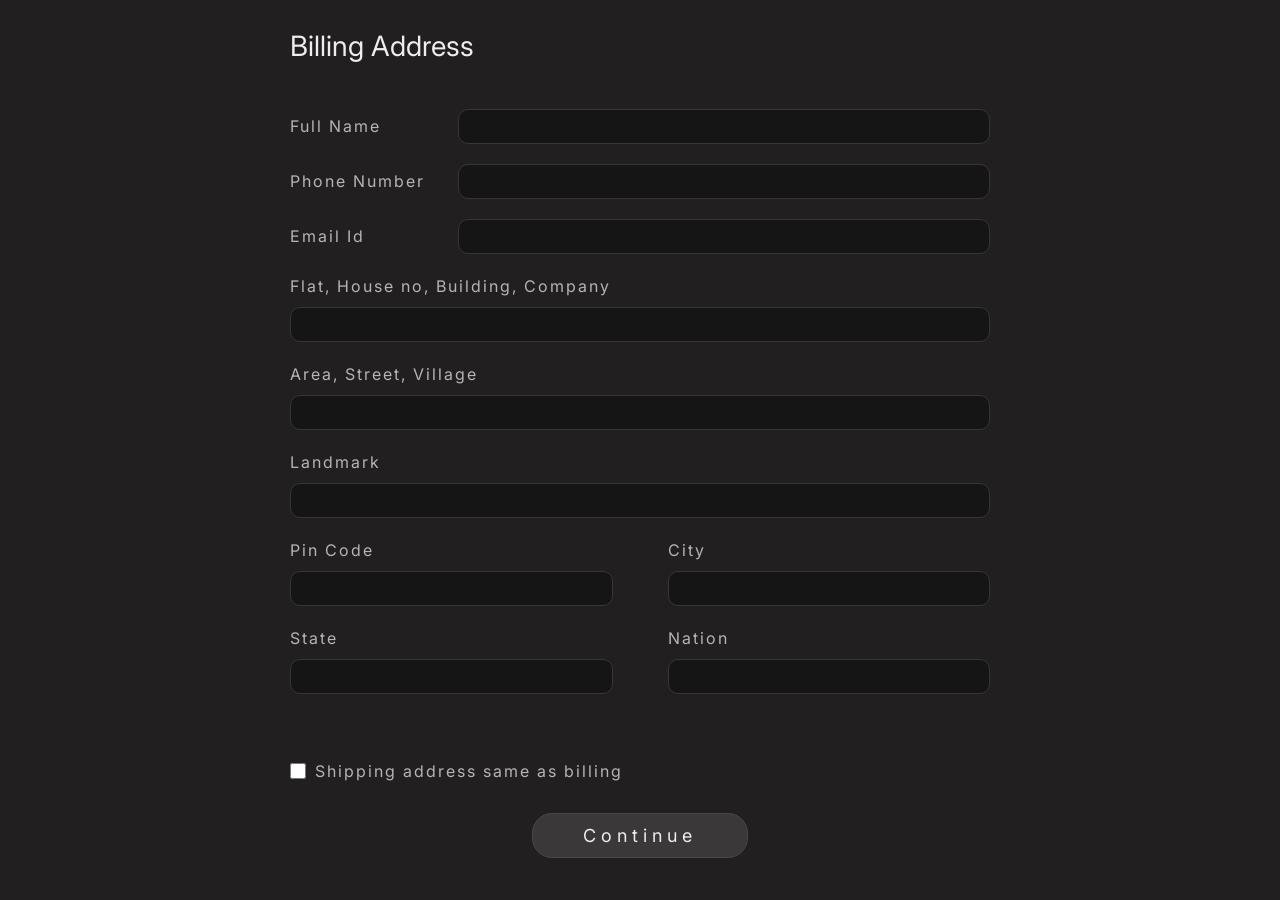
<file: checkOut.html>
<!doctype html>
<html lang="en">
  <head>
    <meta charset="UTF-8" />
    <meta name="viewport" content="width=device-width, initial-scale=1.0" />
    <title>Checkout</title>

    <!-- bootstrap CSS -->
    <link rel="stylesheet" href="bootstrap-5.3.8-dist/css/bootstrap.css" />
    <!-- Font Awesome -->
    <link
      rel="stylesheet"
      href="https://cdnjs.cloudflare.com/ajax/libs/font-awesome/6.5.2/css/all.min.css"
    />
    <!-- style.css -->
    <link href="checkOut.css" rel="stylesheet" />

    <style>
      @import url("https://fonts.googleapis.com/css2?family=Fraunces:ital,opsz,wght@0,9..144,100..900;1,9..144,100..900&family=Inter:ital,opsz,wght@0,14..32,100..900;1,14..32,100..900&family=Jost:ital,wght@0,100..900;1,100..900&family=Open+Sans:ital,wght@0,300..800;1,300..800&family=Poppins:ital,wght@0,100;0,200;0,300;0,400;0,500;0,600;0,700;0,800;0,900;1,100;1,200;1,300;1,400;1,500;1,600;1,700;1,800;1,900&display=swap");
    </style>
  </head>

  <body>
    <form action="checkout.php" method="post" class="checkout-container">
      <h2>Billing Address</h2>

      <div class="form-row">
        <label>Full Name</label>
        <input type="text" name="full_name" value="" />
      </div>

      <div class="form-row">
        <label>Phone Number</label>
        <input type="number" name="phone_number" value="" />
      </div>

      <div class="form-row">
        <label>Email Id</label>
        <input type="email" name="email" value="" />
      </div>

      <div class="form-group">
        <label>Flat, House no, Building, Company</label>
        <input type="text" name="address_line_1" value="" />
      </div>

      <div class="form-group">
        <label>Area, Street, Village</label>
        <input type="text" name="address_line_2" value="" />
      </div>

      <div class="form-group">
        <label>Landmark</label>
        <input type="text" name="landmark" value="" />
      </div>

      <div class="two-columns">
        <div class="form-group">
          <label>Pin Code</label>
          <input type="number" name="pin_code" value="" />
        </div>

        <div class="form-group">
          <label>City</label>
          <input type="text" name="city" value="" />
        </div>
      </div>

      <div class="two-columns">
        <div class="form-group">
          <label>State</label>
          <input type="text" name="state" value="" />
        </div>

        <div class="form-group">
          <label>Nation</label>
          <input type="text" name="nation" value="" />
        </div>
      </div>

      <div class="shipping-check">
        <input type="checkbox" id="shipping" name="shipping_same_as_billing" value="same_as_billing" />

        <label for="shipping"> Shipping address same as billing </label>
      </div>

      <button type="submit">Continue</button>

    </form>
    
  </body>
</html>
</file>
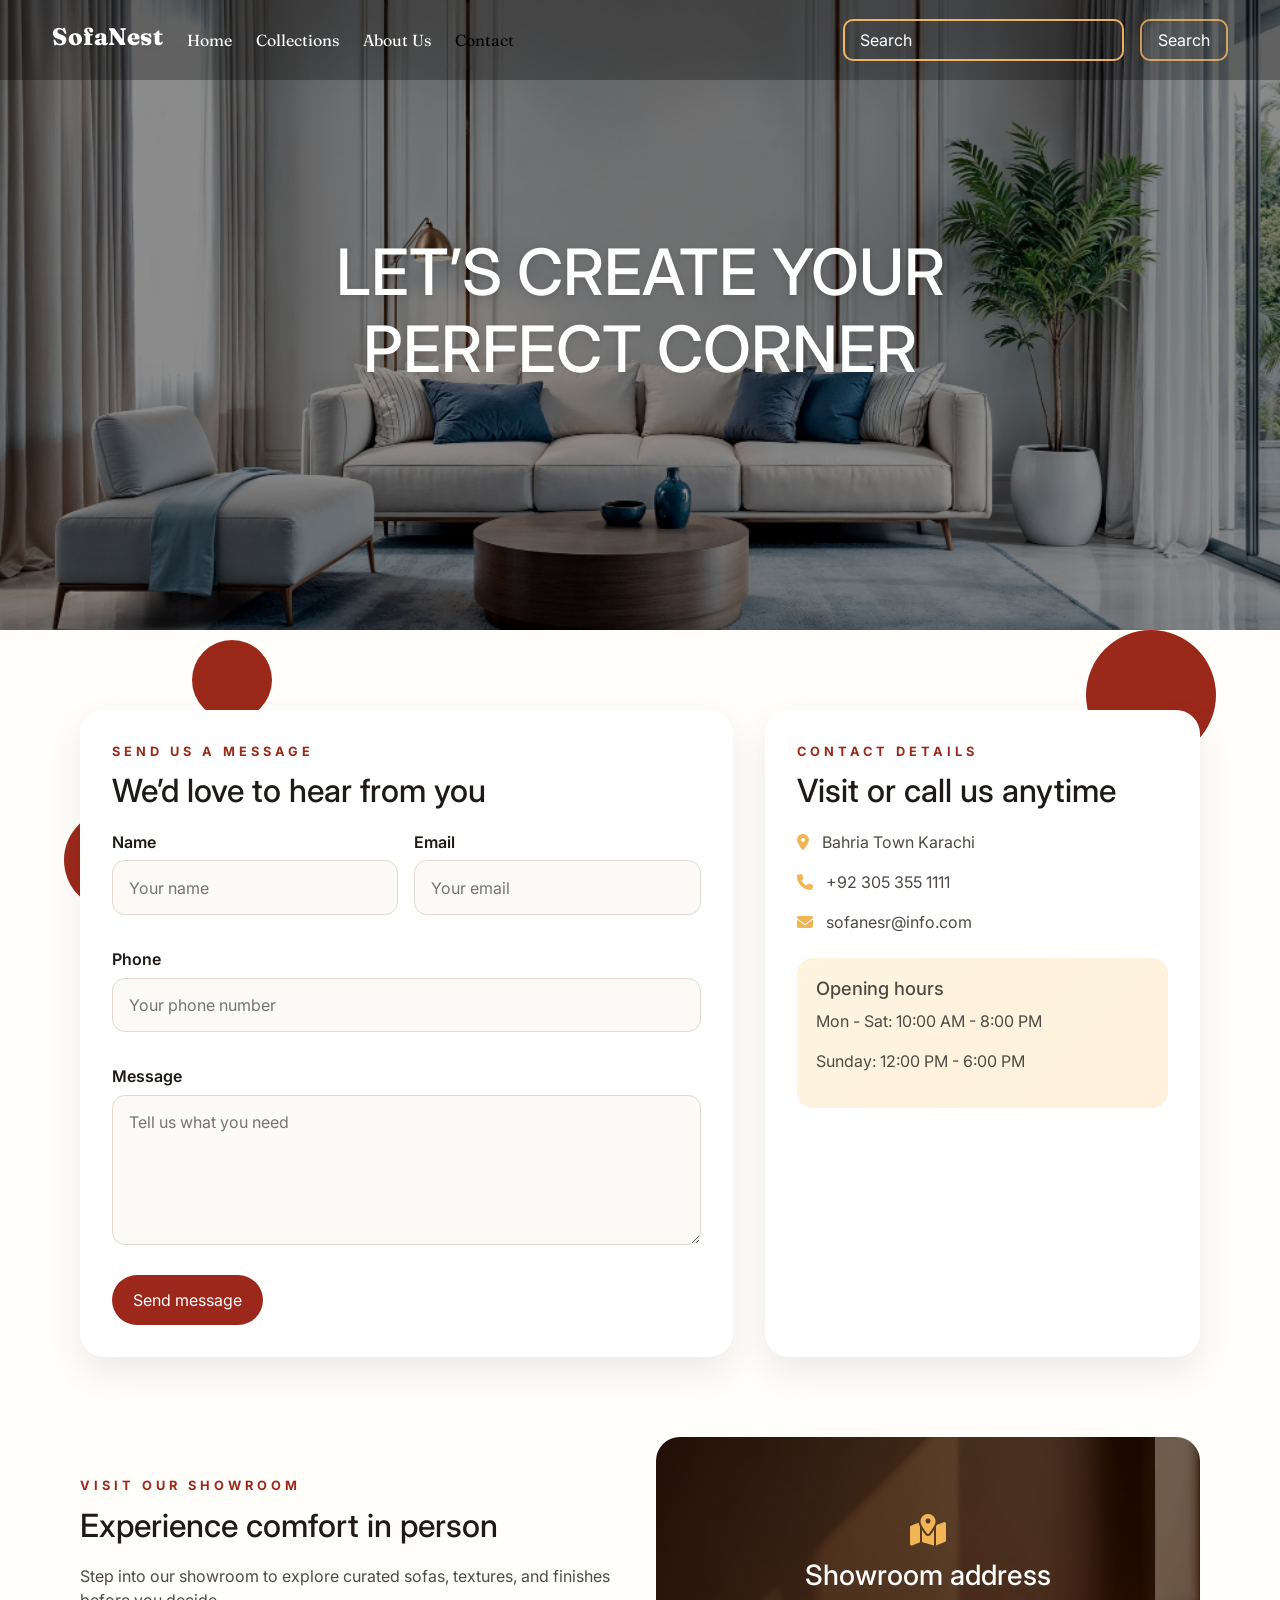
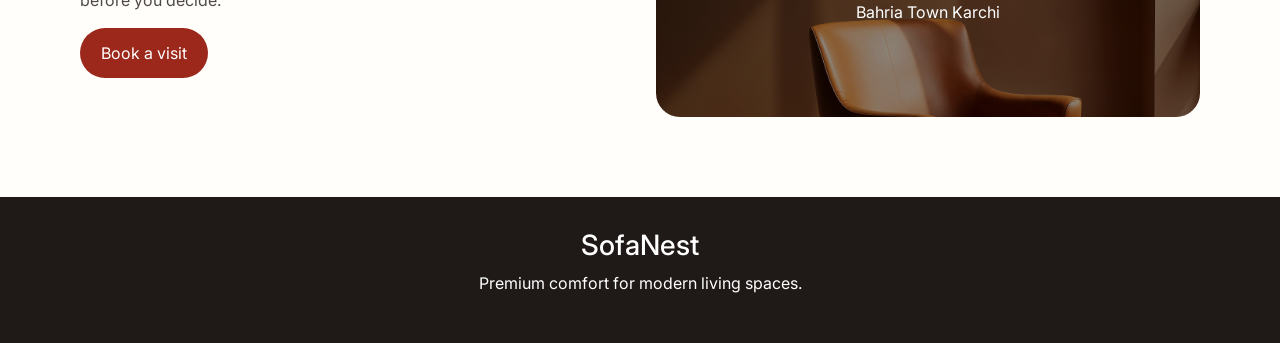
<file: contact.html>
<!DOCTYPE html>
<html lang="en">

<head>
    <meta charset="UTF-8">
    <meta name="viewport" content="width=device-width, initial-scale=1.0">
    <title>Contact - SofaNest</title>

    <link href="bootstrap-5.3.8-dist/css/bootstrap.css" rel="stylesheet">
    <link rel="stylesheet" href="https://cdnjs.cloudflare.com/ajax/libs/font-awesome/6.5.2/css/all.min.css">
    <link href="contact.css" rel="stylesheet">

    <style>
        @import url('https://fonts.googleapis.com/css2?family=Fraunces:ital,opsz,wght@0,9..144,100..900;1,9..144,100..900&family=Open+Sans:ital,wght@0,300..800;1,300..800&display=swap');

        @import url('https://fonts.googleapis.com/css2?family=Fraunces:ital,opsz,wght@0,9..144,100..900;1,9..144,100..900&family=Inter:ital,opsz,wght@0,14..32,100..900;1,14..32,100..900&family=Jost:ital,wght@0,100..900;1,100..900&family=Open+Sans:ital,wght@0,300..800;1,300..800&display=swap');
    </style>
</head>

<body>
    <div class="floating-element"></div>
    <div class="floating-element"></div>
    <div class="floating-element"></div>
    <div class="floating-element"></div>
    <div class="nav-container container-fluid p-0">
        <nav class="navbar navbar-expand-lg">
            <div class="nav-child container-fluid">
                <h3><a class="navbar-brand" href="index.html">SofaNest</a></h3>
                <button class="navbar-toggler" type="button" data-bs-toggle="collapse"
                    data-bs-target="#navbarSupportedContent" aria-controls="navbarSupportedContent"
                    aria-expanded="false" aria-label="Toggle navigation">
                    <span class="navbar-toggler-icon"></span>
                </button>
                <div class="collapse navbar-collapse" id="navbarSupportedContent">
                    <ul class="navbar-nav me-auto mb-2 mb-lg-0">
                        <li class="nav-item">
                            <a class="nav-link" href="index.html">Home</a>
                        </li>
                        <li class="nav-item">
                            <a class="nav-link" href="index.html#collections">Collections</a>
                        </li>
                        <li class="nav-item">
                            <a class="nav-link" href="index.html#about-us">About Us</a>
                        </li>
                        <li class="nav-item">
                            <a class="nav-link active" href="contact.html">Contact</a>
                        </li>
                    </ul>
                    <form class="d-flex" role="search">
                        <input class="form-control me-2" type="search" placeholder="Search" aria-label="Search" />
                        <button class="btn" type="submit">Search</button>
                    </form>
                </div>
            </div>
        </nav>

        <div class="heading-title">
            <h1>Let’s create your perfect corner</h1>
        </div>
    </div>

    <section class="contact-section">
        <div class="wrapper contact-grid">
            <div class="contact-card form-card">
                <p class="section-tag">Send us a message</p>
                <h2>We’d love to hear from you</h2>
                <form>
                    <div class="row g-3">
                        <div class="col-md-6">
                            <label for="name">Name</label>
                            <input type="text" id="name" placeholder="Your name">
                        </div>
                        <div class="col-md-6">
                            <label for="email">Email</label>
                            <input type="email" id="email" placeholder="Your email">
                        </div>
                        <div class="col-12">
                            <label for="phone">Phone</label>
                            <input type="text" id="phone" placeholder="Your phone number">
                        </div>
                        <div class="col-12">
                            <label for="message">Message</label>
                            <textarea id="message" rows="5" placeholder="Tell us what you need"></textarea>
                        </div>
                    </div>
                    <button class="btn contact-btn" type="submit">Send message</button>
                </form>
            </div>

            <div class="contact-card info-card">
                <p class="section-tag">Contact details</p>
                <h2>Visit or call us anytime</h2>
                <ul class="info-list">
                    <li><i class="fa-solid fa-location-dot"></i><span>Bahria Town
                            Karachi</span></li>
                    <li><i class="fa-solid fa-phone"></i><span>+92 305 355 1111</span></li>
                    <li><i class="fa-solid fa-envelope"></i><span>sofanesr@info.com</span></li>
                </ul>

                <div class="hours-card">
                    <h3>Opening hours</h3>
                    <p>Mon - Sat: 10:00 AM - 8:00 PM</p>
                    <p>Sunday: 12:00 PM - 6:00 PM</p>
                </div>
            </div>
        </div>
    </section>

    <section class="visit-section">
        <div class="wrapper visit-grid">
            <div class="visit-content">
                <p class="section-tag">Visit our showroom</p>
                <h2>Experience comfort in person</h2>
                <p>Step into our showroom to explore curated sofas, textures, and finishes before you decide.</p>
                <a href="#" class="btn">Book a visit</a>
            </div>
            <div class="map-card">
                <div class="map-inner">
                    <i class="fa-solid fa-map-location-dot"></i>
                    <h3>Showroom address</h3>
                    <p>Bahria Town Karchi</p>
                </div>
            </div>
        </div>
    </section>

    <footer class="footer-bg">
        <div class="wrapper footer-content">
            <h3>SofaNest</h3>
            <p>Premium comfort for modern living spaces.</p>
        </div>
    </footer>

    <script src="bootstrap-5.3.8-dist/js/bootstrap.bundle.js"></script>
</body>

</html>
</file>
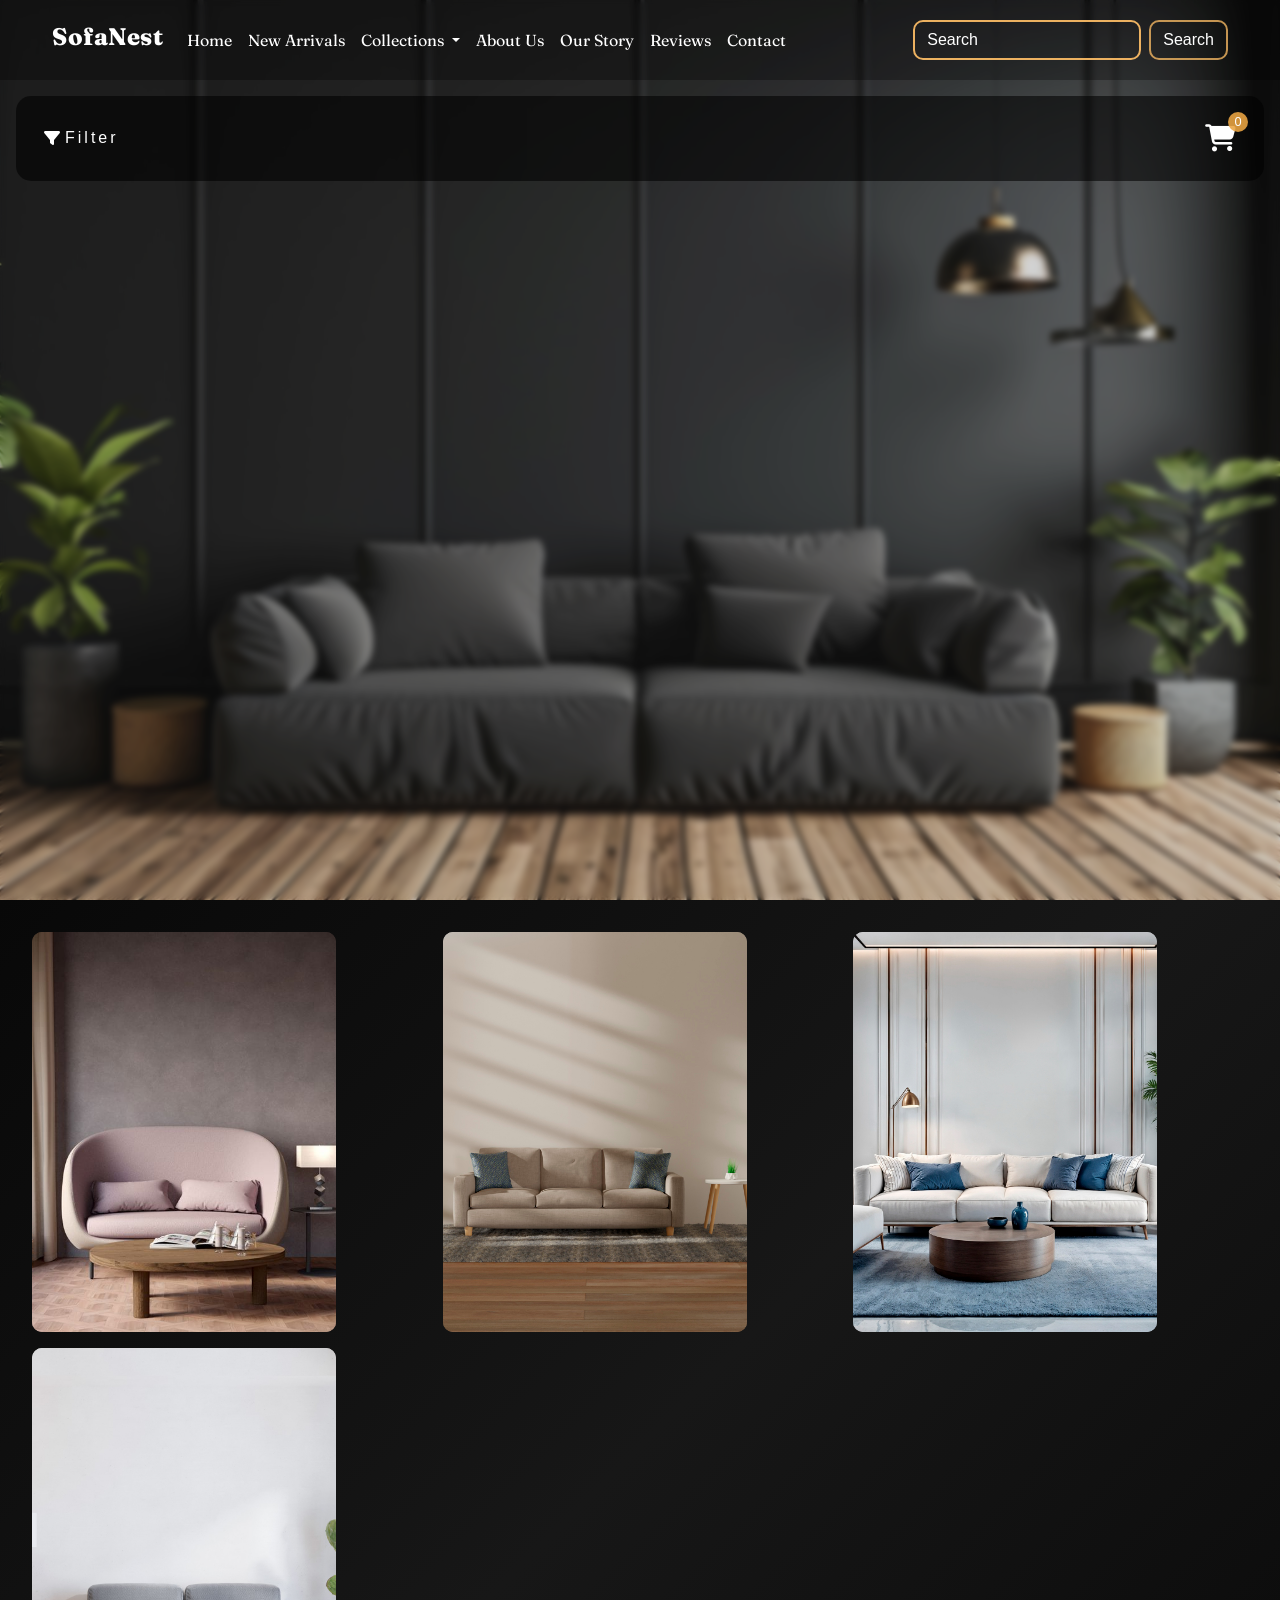
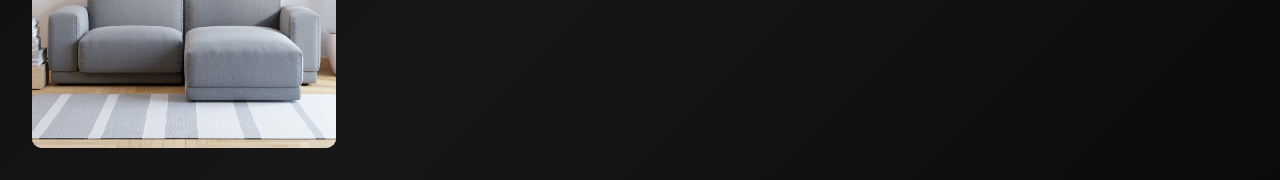
<file: product.html>
<!doctype html>
<html lang="en">
  <head>
    <meta charset="UTF-8" />
    <meta name="viewport" content="width=device-width, initial-scale=1.0" />
    <title>collections</title>
    <!-- bootstrap CSS -->
    <link rel="stylesheet" href="bootstrap-5.3.8-dist/css/bootstrap.css" />
    <!-- Font Awesome -->
    <link
      rel="stylesheet"
      href="https://cdnjs.cloudflare.com/ajax/libs/font-awesome/6.5.2/css/all.min.css"
    />
    <!-- style.css -->
    <link href="product.css" rel="stylesheet" />

    <style>
      @import url("https://fonts.googleapis.com/css2?family=Fraunces:ital,opsz,wght@0,9..144,100..900;1,9..144,100..900&family=Open+Sans:ital,wght@0,300..800;1,300..800&display=swap");
    </style>
  </head>

  <body>
    <div class="nav-container">
      <!-- bootstrap navbar -->
      <nav class="navbar navbar-expand-xl">
        <div class="nav-child container-fluid">
          <h3><a class="navbar-brand" href="#">SofaNest</a></h3>
          <button
            class="navbar-toggler"
            type="button"
            data-bs-toggle="collapse"
            data-bs-target="#navbarSupportedContent"
            aria-controls="navbarSupportedContent"
            aria-expanded="false"
            aria-label="Toggle navigation"
          >
            <span class="navbar-toggler-icon"></span>
          </button>
          <div class="collapse navbar-collapse" id="navbarSupportedContent">
            <ul class="navbar-nav me-auto mb-2 mb-lg-0">
              <li class="nav-item">
                <a
                  class="nav-link active"
                  aria-current="page"
                  href="#"
                  style="
                    font-family: &quot;fraunces&quot;, sans-serif;
                    color: white;
                  "
                  >Home</a
                >
              </li>
              <li class="nav-item">
                <a class="nav-link" href="#arrivals">New Arrivals</a>
              </li>
              <li class="nav-item dropdown">
                <a
                  class="nav-link dropdown-toggle"
                  href="#"
                  role="button"
                  data-bs-toggle="dropdown"
                  aria-expanded="false"
                >
                  Collections
                </a>
                <ul class="dropdown-menu">
                  <li>
                    <a class="dropdown-item" href="#collections">Interwood</a>
                  </li>
                  <li>
                    <a class="dropdown-item" href="#collections">Oxford</a>
                  </li>
                  <li>
                    <a class="dropdown-item" href="#collections">MoltyHome</a>
                  </li>
                  <li>
                    <a class="dropdown-item" href="#collections">Korean</a>
                  </li>
                </ul>
              </li>
              <li class="nav-item">
                <a class="nav-link" href="#about-us">About Us</a>
              </li>
              <li class="nav-item">
                <a class="nav-link" href="#our-story">Our Story</a>
              </li>
              <li class="nav-item">
                <a class="nav-link" href="#reviews">Reviews</a>
              </li>
              <li class="nav-item">
                <a class="nav-link" href="/contact.html">Contact</a>
              </li>
            </ul>
            <form class="d-flex" role="search">
              <input
                class="form-control me-2"
                type="search"
                placeholder="Search"
                aria-label="Search"
                id="nav-search"
              />
              <button class="btn" id="nav-search-btn">Search</button>
            </form>
          </div>
        </div>
      </nav>
      <!-- bootstrap navbar ends  -->
      <div class="cart-filter">
        <!-- bootstrap sidebar -->

        <a
          class="btn btn-primary filter-btn"
          data-bs-toggle="offcanvas"
          href="#offcanvasExample"
          role="button"
          aria-controls="offcanvasExample"
        >
          <i class="fa-solid fa-filter"></i>
          <span class="filter-para">Filter</span>
        </a>

        <div
          class="offcanvas offcanvas-start"
          tabindex="-1"
          id="offcanvasExample"
          aria-labelledby="offcanvasExampleLabel"
        >
          <div class="offcanvas-header">
            <h5 class="offcanvas-title" id="offcanvasExampleLabel">Filter</h5>
            <button
              type="button"
              class="btn-close"
              data-bs-dismiss="offcanvas"
              aria-label="Close"
            ></button>
          </div>
          <div class="offcanvas-body">
            <div class="dropdown mt-3">
              <button
                class="btn btn-secondary dropdown-toggle dropdown-btn"
                type="button"
                data-bs-toggle="dropdown"
              >
                Category
              </button>
              <ul class="dropdown-menu dropdown-menu2">
                <li><a class="dropdown-item" href="#">Interwood</a></li>
                <li><a class="dropdown-item" href="#">Oxford</a></li>
                <li><a class="dropdown-item" href="#">MoltyHome</a></li>
                <li><a class="dropdown-item" href="#">Korean</a></li>
              </ul>
            </div>
            <div class="dropdown mt-3">
              <button
                class="btn btn-secondary dropdown-toggle dropdown-btn"
                type="button"
                data-bs-toggle="dropdown"
              >
                Availability
              </button>
              <ul class="dropdown-menu dropdown-menu2">
                <li><a class="dropdown-item" href="#">In stock</a></li>
                <li><a class="dropdown-item" href="#">Out of stock</a></li>
              </ul>
            </div>
            <div class="dropdown mt-3 price-dropdown">
              <button
                class="btn btn-secondary dropdown-toggle dropdown-btn"
                type="button"
                data-bs-toggle="dropdown"
              >
                Price
              </button>
              <ul class="dropdown-menu dropdown-menu2">
                <li>
                  <div class="price-range">
                    <input
                      type="range"
                      class="form-range price-range-input price-range-min"
                      min="0"
                      max="100000"
                      step="10"
                      value="0"
                      aria-label="Minimum price"
                      id="form-range"
                    />
                    <input
                      type="range"
                      class="form-range price-range-input price-range-max"
                      min="0"
                      max="1000000"
                      step="10"
                      value="1000000"
                      aria-label="Maximum price"
                      id="form-range2"
                    />
                    <div class="price-range-values">
                      <div class="range1">
                        <span>Rs</span>
                        <span class="price-min" id="price-min">0</span>
                      </div>

                      <span class="to">to</span>
                      <div class="range2">
                        <span>Rs</span>
                        <span class="price-max" id="price-max">1000000</span>
                      </div>
                    </div>
                  </div>
                </li>
                <li class="price-apply-item">
                  <button type="button" class="price-apply-btn">Apply</button>
                </li>
              </ul>
            </div>
          </div>
        </div>

        <!-- bootstrap sidebar -->

        <!-- <div class="cart">
          <i class="fa-solid fa-cart-shopping"></i
          ><span class="cart-count">0</span>
        </div> -->

        <button
          class="btn cart"
          type="button"
          data-bs-toggle="offcanvas"
          data-bs-target="#offcanvasRight"
          aria-controls="offcanvasRight"
        >
          <i class="fa-solid fa-cart-shopping"></i
          ><span class="cart-count">0</span>
        </button>

        <div
          class="offcanvas offcanvas-end cart-offcanvas"
          tabindex="-1"
          id="offcanvasRight"
          aria-labelledby="offcanvasRightLabel"
        >
          <div class="offcanvas-header">
            <h5 class="offcanvas-title" id="offcanvasRightLabel">
              Cart <i class="fa-solid fa-cart-shopping" aria-hidden="true"></i>
            </h5>
            <button
              type="button"
              class="btn-close"
              data-bs-dismiss="offcanvas"
              aria-label="Close"
            ></button>
          </div>
          <div class="offcanvas-body offcanvas-body2">
            <!-- <div class="cart-content">
              <img
                class="cart-item-image"
                src="assets/best-image1.jpg"
                alt="Sofa chair"
              />
              <div class="cart-item-details">
                <h4>Interwood</h4>
                <div class="cart-price-sec">Rs<span class="sofa-cart-price">450000</span></div>
                <div class="cart-quantity-controls">
                  <button type="button" aria-label="Decrease quantity" class="subtract-btn">-</button>
                  <span class="cart-quantity-controls-value">0</span>
                  <button type="button" aria-label="Increase quantity" class="plus-btn">+</button>
                </div>
              </div>
              <button
                class="cart-delete-button"
                type="button"
                aria-label="Remove Interwood from cart"
                title="Remove from cart"
              >
                <i class="fa-solid fa-trash" aria-hidden="true"></i>
              </button>
            </div> -->
            <div class="checkout-container">
              <button class="btn checkout-btn">Check Out</button>
            </div>
          </div>
        </div>
      </div>
    </div>
    <section class="container-fluid card-container"></section>

    <script src="bootstrap-5.3.8-dist/js/bootstrap.bundle.js"></script>
    <script src="product.js"></script>
  </body>
</html>
</file>
<file: checkOut.css>
* {
  box-sizing: border-box;
  margin: 0;
  padding: 0;
  font-family: "Inter", sans-serif;
}

body {
  font-family: Arial, sans-serif;
  background-color: #211f1f;
  color: #d6d1d1;
  padding: 30px;
}

/* Main checkout */

.checkout-container {
  width: 100%;
  max-width: 700px;
  margin: auto;
}

/* Heading */

h2 {
  color: #eeeeee;
  font-size: 28px;
  font-weight: 400;
  margin-bottom: 45px;
}

/* First three inputs */

.form-row {
  display: flex;
  align-items: center;
  margin-bottom: 20px;
}

.form-row label {
  width: 168px;
  color: #b9b4b4;
  font-size: 16px;
  letter-spacing: 2px;
}

.form-row input {
  flex: 1;
  height: 35px;
  background-color: #151515;
  border: 1px solid #393535;
  border-radius: 10px;
  outline: none;
  color: #eeeeee;
  padding: 0 12px;
  font-size: 14px;
}

.form-row input:focus {
  border-color: #555050;
}

/* Full-width inputs */

.form-group {
  margin-bottom: 20px;
}

.form-group label {
  display: block;
  color: #b9b4b4;
  font-size: 16px;
  letter-spacing: 2px;
  margin-bottom: 9px;
}

.form-group input {
  width: 100%;
  height: 35px;
  background-color: #151515;
  border: 1px solid #393535;
  border-radius: 10px;
  outline: none;
  color: #eeeeee;
  padding: 0 12px;
  font-size: 14px;
}

.form-group input:focus {
  border-color: #555050;
}

/* Pin Code + City
   State + Nation */

.two-columns {
  display: grid;
  grid-template-columns: 1fr 1fr;
  gap: 55px;
}

/* Checkbox */

.shipping-check {
  display: flex;
  align-items: center;
  gap: 9px;
  margin-top: 45px;
}

.shipping-check input {
  width: 16px;
  height: 16px;
  accent-color: #555555;
}

.shipping-check label {
  color: #b9b4b4;
  font-size: 16px;
  letter-spacing: 2px;
}

/* Continue button */

button {
  display: block;
  margin: 30px auto 0;
  background-color: #3a3838;
  color: #eeeeee;
  border: 1px solid #4a4747;
  border-radius: 20px;
  padding: 8px 50px;
  font-size: 18px;
  letter-spacing: 5px;
  cursor: pointer;
}

button:hover {
  background-color: #484545;
  transition: all 0.3s;
}
</file>
<file: contact.css>
:root {
    --brown: #9b281a;
    --gold: #f1b555;
    --dark: #1f1a17;
    --text: #4f4a45;
}

* {
    margin: 0;
    padding: 0;
    box-sizing: border-box;
    font-family: "Inter", sans-serif;
}

body {
    font-family: "Open Sans", sans-serif;
    color: var(--text);
    background: #fffefb;
}

.wrapper {
    width: min(1120px, calc(100% - 2rem));
    margin: 0 auto;
}

.nav-container {
    background-image: url(contact-bg.jpg);
    height: 70vh;
    width: 100%;
    background-size: cover;
    background-position: center;
    position: relative;
}

.nav-container::before {
    content: '';
    position: absolute;
    inset: 0;
    background: rgba(0, 0, 0, 0.45);
}

.navbar {
    background-color: rgba(0, 0, 0, 0.3);
    height: 80px;
    width: 100%;
    padding: 0 40px;
    position: sticky;
    z-index: 2;
    top: 0;
    font-family: "fraunces", sans-serif;
}

.navbar:hover {
    background-color: rgba(0, 0, 0, 0.5);
    transition: background-color 0.3s ease-in-out;
}

.navbar-collapse.show,
.navbar-collapse.collapsing {
    backdrop-filter: blur(5px);
    background-color: rgba(90, 90, 90, 0.695);
    border-radius: 12px;
    padding: 1rem;
    margin-top: 0.5rem;
    z-index: 2;
}

.nav-child h3 a {
    font-family: "Fraunces", sans-serif;
    font-size: 1.5rem;
    font-weight: 800;
    text-shadow: 0 2px 6px rgba(0, 0, 0, 0.1);
    color: white;
    letter-spacing: 0.5px;
}

.nav-child a:hover {
    color: #f8f9fa;
    text-decoration: none;
}

.nav-container a {
    color: white;
    font-family: "Fraunces", sans-serif;
}

.navbar-toggler {
    border-color: rgba(255, 255, 255, 0.6);
}

.navbar-toggler-icon {
    filter: invert(1);
}

.nav-child {
    display: flex;
    align-items: center;
    justify-content: space-between;
}

.navbar-collapse {
    align-items: center;
}

.navbar-nav {
    align-items: center;
}

.nav-link {
    color: white;
    font-family: "Fraunces", sans-serif;
    margin-right: 0.5rem;
}

.nav-link:hover,
.nav-link.active {
    color: white;
}

.form-control {
    border-radius: 10px;
    background-color: transparent;
    border: 2px solid #ffbf67ea;
    font-size: 1rem;
    min-width: 220px;
    height: 42px;
    padding: 0.5rem 0.9rem;
    margin: 0;
    display: block;
}

.form-control:focus {
    outline: none;
    background: linear-gradient(to right, #ffc067c0, #d09138b7);
    box-shadow: 0 0 10px #eaa442e3;
    color: white;
    font-weight: 500;
}

.form-control::placeholder {
    color: white;
}

.navbar .btn {
    background-color: transparent;
    border: 2px solid #ffc067c0;
    color: white;
    border-radius: 10px;
    padding: 0.5rem 1rem;
    height: 42px;
    margin: 0;
    display: inline-flex;
    align-items: center;
    justify-content: center;
}

.navbar .btn:hover {
    background-color: #eaa442e3;
    box-shadow: 0 0 10px #eaa442e3;
    color: white;
}

.d-flex[role="search"] {
    align-items: center;
    gap: 0.5rem;
    margin-left: auto;
    display: flex;
    flex-wrap: nowrap;
    height: 42px;
}

/* .heading-title {
    position: absolute;
    inset: 0;
    display: grid;
    place-items: center;
    text-align: center;
    color: white;
    padding: 1rem;
    z-index: 1;
} */

/* .heading-title h1 {
    font-size: clamp(2rem, 4vw, 3rem);
    margin-bottom: 0.8rem;
}

.heading-title p {
    font-size: 1.05rem;
    max-width: 600px;
} */

.heading-title {
    position: absolute;
    top: 50%;
    left: 50%;
    transform: translate(-50%, -50%);
    color: white;
    text-align: center;
    text-shadow: 0 2px 6px rgba(0, 0, 0, 0.1);
    font-family: "Inter", sans-serif;
}

.heading-title h1 {
    font-size: 4rem;
    line-height: 1.2;
    font-family: "Inter", sans-serif;
    text-transform: uppercase;

}

.contact-section {
    padding: 5rem 0;
}

.contact-grid {
    display: grid;
    grid-template-columns: 1.2fr 0.8fr;
    gap: 2rem;
}

.contact-card {
    background: white;
    border-radius: 1.5rem;
    padding: 2rem;
    box-shadow: 0 15px 35px rgba(0, 0, 0, 0.08);
}

.section-tag {
    color: var(--brown);
    text-transform: uppercase;
    letter-spacing: 0.25rem;
    font-weight: 700;
    font-size: 0.8rem;
    margin-bottom: 0.7rem;
}

.contact-card h2,
.visit-content h2 {
    color: var(--dark);
    margin-bottom: 1.2rem;
}

form label {
    display: block;
    margin-bottom: 0.4rem;
    font-weight: 600;
    color: var(--dark);
}

form input,
form textarea {
    width: 100%;
    padding: 0.9rem 1rem;
    border: 1px solid #e4d9cf;
    border-radius: 0.8rem;
    margin-bottom: 1rem;
    background: #fcfaf7;
}

form input:focus,
form textarea:focus {
    outline: none;
    border-color: var(--gold);
    box-shadow: 0 0 0 3px rgba(241, 181, 85, 0.2);
}

.btn {
    background-color: var(--brown);
    color: white;
    border: none;
    border-radius: 999px;
    padding: 0.8rem 1.3rem;
    transition: 0.3s ease;
}

.btn:hover {
    background-color: var(--dark);
    color: white;
}

.contact-btn {
    margin-top: 0.5rem;
}

.info-list {
    list-style: none;
    padding: 0;
    margin: 1.2rem 0 1.5rem;
}

.info-list li {
    display: flex;
    align-items: center;
    gap: 0.8rem;
    margin-bottom: 1rem;
    color: var(--text);
}

.info-list i {
    color: var(--gold);
    font-size: 1rem;
}

.hours-card {
    background: linear-gradient(135deg, #fff4e0, #fdf1db);
    border-radius: 1rem;
    padding: 1.2rem;
}

.hours-card h3 {
    font-size: 1.15rem;
    margin-bottom: 0.6rem;
}

.visit-section {
    padding: 0 0 5rem;
}

.visit-grid {
    display: grid;
    grid-template-columns: 1fr 1fr;
    gap: 2rem;
    align-items: center;
}

.map-card {
    background-image: linear-gradient(rgba(0, 0, 0, 0.45), rgba(0, 0, 0, 0.45)), url(living-room.jpg);
    background-size: cover;
    background-position: center;
    border-radius: 1.5rem;
    min-height: 280px;
    display: grid;
    place-items: center;
    color: white;
    text-align: center;
    padding: 2rem;
}

.map-inner i {
    font-size: 2rem;
    color: var(--gold);
    margin-bottom: 0.8rem;
}

.footer-bg {
    background: var(--dark);
    color: white;
    padding: 2rem 0;
}

.footer-content {
    text-align: center;
}

.footer-content h3 {
    margin-bottom: 0.5rem;
}

@media (max-width: 900px) {

    .contact-grid,
    .visit-grid {
        grid-template-columns: 1fr;
    }
}

@media (max-width: 576px) {
    .navbar {
        padding: 0 1rem;
    }

    .contact-card {
        padding: 1.3rem;
    }
}

/* additional changes */
section {
    font-family: "Inter", sans-serif;
}








/* Animated background elements */
body::before {
    content: "";
    position: absolute;
    top: 0;
    left: 0;
    right: 0;
    height: 100%;
    background:
        radial-gradient(circle at 10% 20%, rgba(255, 255, 255, 0.1) 0%, transparent 20%),
        radial-gradient(circle at 90% 70%, rgba(255, 255, 255, 0.1) 0%, transparent 20%),
        radial-gradient(circle at 50% 30%, rgba(255, 255, 255, 0.05) 0%, transparent 20%);
    z-index: -1;
}

.floating-element {
    position: absolute;
    border-radius: 50%;
    background-color: #9b291a;
    z-index: -1;
    animation: float 15s infinite ease-in-out;
}



@keyframes float {

    0%,
    100% {
        transform: translateY(0) rotate(0deg);
    }

    50% {
        transform: translateY(-30px) rotate(20deg);
    }
}

.floating-element:nth-child(1) {
    width: 100px;
    height: 100px;
    top: 90%;
    left: 5%;
    animation-duration: 20s;
}

.floating-element:nth-child(2) {
    width: 130px;
    height: 130px;
    top: 70%;
    right: 5%;
    animation-duration: 25s;
    animation-delay: 2s;
}

.floating-element:nth-child(3) {
    width: 80px;
    height: 80px;
    bottom: 20%;
    left: 15%;
    animation-duration: 18s;
    animation-delay: 1s;
}

.floating-element:nth-child(4) {
    width: 100px;
    height: 100px;
    top: 130%;
    right: 10%;
    animation-duration: 22s;
    animation-delay: 3s;
}
</file>
<file: product.css>
* {
  margin: 0;
  padding: 0;
  box-sizing: border-box;
}

body {
  font-family: "Inter", sans-serif;
  min-height: 100vh;
}

.black {
  background: #171512;
}
.display-none {
  display: none;
}

.nav-container {
  max-width: 100%;
  height: 100vh;
  background-image: url(assets/product\ background.jpg);
  background-position: center;
  background-size: cover;
  background-repeat: no-repeat;
  position: relative;
}

.nav-container::before {
  content: "";
  position: absolute;
  inset: 0;
  background-color: rgba(56, 56, 56, 0.221);
  backdrop-filter: blur(3px);
  z-index: 1;
}

/* NAV START */
.navbar .nav-link,
.navbar .navbar-brand {
  color: white;
}

.navbar-toggler {
  border-color: rgba(255, 255, 255, 0.7);
}

.navbar-toggler-icon {
  filter: invert(1);
}

.navbar {
  background-color: rgba(0, 0, 0, 0.3);
  height: 80px;
  width: 100%;
  padding: 0 40px;
  position: relative;
  z-index: 2;
}

/* ===== CHANGE START (fix: navbar-collapse getting overlaid by .cart-filter) =====
   When the collapse menu is open, lift the WHOLE navbar's stacking
   context above .cart-filter (z-index: 2) so the open menu isn't
   painted over. When closed, .navbar stays at z-index 2 and
   .cart-filter wins as before, since it comes later in the DOM. */
.navbar:has(.navbar-collapse.show),
.navbar:has(.navbar-collapse.collapsing) {
  z-index: 3;
}

/* ===== CHANGE END ===== */

.navbar-collapse.show,
.navbar-collapse.collapsing {
  background-color: rgba(70, 69, 69, 0.78);
  backdrop-filter: blur(2px);
  border-radius: 12px;
  padding: 1rem;
  margin-top: 0.5rem;
}

.navbar:hover {
  background-color: rgba(0, 0, 0, 0.5);
  transition: background-color 0.3s ease-in-out;
}

.nav-child h3 a {
  font-family: "fraunces", sans-serif;
  font-size: 1.5rem;
  font-weight: 800;
  text-shadow: 0 2px 6px rgba(0, 0, 0, 0.1);
  color: white;
  letter-spacing: 0.5px;
}

.nav-child a:hover {
  color: #f8f9fa;
  text-decoration: none;
}

.nav-container a {
  color: white;
  font-family: "fraunces", sans-serif;
}

.dropdown-menu {
  background-color: rgba(0, 0, 0, 0.8);
  border: none;
  border-radius: 10px;
}

.dropdown-menu a {
  color: white;
  font-family: "fraunces", sans-serif;
}

.dropdown-menu a:hover {
  background-color: rgba(255, 191, 103, 0.8);
  color: white;
}

.form-control {
  border-radius: 10px;
  /* background: linear-gradient(to right, #ffbf67ea, #d09138); */
  background-color: transparent;
  border: 2px solid #ffbf67ea;
  font-size: 1rem;
}

.form-control::placeholder {
  color: white;
  font-weight: 500;
}

.form-control:focus {
  outline: none;
  background: linear-gradient(to right, #ffc067c0, #d09138b7);
  box-shadow: 0 0 10px #eaa442e3;
  color: white;
  font-weight: 500;
}

.btn {
  background-color: transparent;
  border: 2px solid #ffc067c0;
  color: white;
  border-radius: 10px;
}

.btn:focus {
  outline: none;
  background-color: #eaa442e3;
  box-shadow: 0 0 10px #eaa442e3;
  color: white;
}

.btn:hover {
  transition: all 0.3s ease-in-out;
  background-color: #eaa442e3;
  box-shadow: 0 0 10px #eaa442e3;
  color: white;
}

.cart:hover {
  transition: none;
  background-color: transparent;
  box-shadow: none;
  color: white;
}

.cart:focus,
.cart:active {
  outline: none;
  background-color: transparent;
  box-shadow: none;
  color: white;
}

/* NAV ENDS  */

/* Chart Mode */
.cart-filter {
  max-width: 98%;
  background-color: #00000092;
  border-radius: 15px;
  padding: 1rem;
  margin-top: 1rem;
  color: white;
  font-family: "fraunces", sans-serif;
  display: flex;
  justify-content: space-between;
  align-items: center;
  margin-left: 1rem;
  margin-right: 1rem;
  position: sticky;
  top: 1rem;
  z-index: 2;
}

.cart {
  border: none;
  background: transparent;
  color: white;
  font-size: 1.7rem;
  position: relative;
}
.cart-content {
  border: 1px solid white;
  border-radius: 10px;
  padding: 20px;
  height: 150px;
  display: flex;
  align-items: center;
  gap: 20px;
}

.cart-item-image {
  width: 100px;
  height: 100px;
  object-fit: cover;
  border-radius: 8px;
}
.cart-price-sec {
  display: flex;
  gap: 5px;
  margin-top: 10px;
  font-size: 0.9rem;
}

.cart-item-details {
  font-family: "Inter", sans-serif;
}

.cart-item-details h4 {
  margin: 0;
  font-size: 0.9rem;
  text-transform: uppercase;
  letter-spacing: 3px;
}

.cart-item-details span {
  display: block;
}

.cart-quantity-controls {
  display: flex;
  gap: 8px;
  margin-top: 10px;
}

.cart-quantity-controls button {
  width: 24px;
  height: 24px;
  padding: 0;
  border: 2px solid white;
  border-radius: 50%;
  background: transparent;
  color: white;
  line-height: 1;
  cursor: pointer;
}

.cart-delete-button {
  margin-left: auto;
  border: none;
  background: transparent;
  color: white;
  font-size: 1rem;
  cursor: pointer;
}

.cart-count {
  background-color: #eaa442e3;
  border-radius: 50%;
  width: 20px;
  height: 20px;
  display: inline-flex;
  align-items: center;
  justify-content: center;
  font-size: 0.8rem;
  position: absolute;
  top: -0px;
  right: -0px;
  font-family: "Inter", sans-serif;
  
}

.offcanvas {
  background-color: rgba(13, 13, 13, 0.8);
  backdrop-filter: blur(4px);
  border-radius: 12px;
  border: 1px solid #585858be;
  padding: 1rem;
  margin-top: 0.5rem;
  color: white;
  font-family: "Inter", sans-serif;
}

.offcanvas .btn-close {
  filter: invert(1);
  opacity: 1;
}

.offcanvas-title {
  font-family: "inter", sans-serif;
  font-size: 1.5rem;
  text-shadow: 0 2px 6px rgba(0, 0, 0, 0.1);
  color: white;
  letter-spacing: 5px;
}

.cart-offcanvas .offcanvas-title {
  font-family: "Inter", sans-serif;
  letter-spacing: 5px;
}

.checkout-container {
  display: flex;
  justify-content: center;
}

.checkout-btn {
  background-color: #eaa442e3;
  font-size: 1.2rem;
  border-radius: 20px;
}

.checkout-btn:hover {
  background-color: black;
  color: white;
}

.filter-btn {
  border: none;
  display: inline-flex;
  align-items: center;
  gap: 5px;
}

.filter-btn:hover {
  border: none;
  background-color: transparent;
  box-shadow: none;
}

.filter-btn:focus {
  border: none;
  background-color: transparent;
  box-shadow: none;
}

.filter-btn:active,
.filter-btn:focus-visible,
.filter-btn.show {
  color: white !important;
  background-color: transparent !important;
  border-color: transparent !important;
  box-shadow: none !important;
}

.filter-para {
  letter-spacing: 3px;
  font-family: "Inter", sans-serif;
}

.dropdown-btn {
  background-color: transparent;
  border: none;
  color: white;
  border-radius: 10px;
  padding: 0.5rem 5rem 0.5rem 1rem;
  height: 42px;
  margin-top: 0;
  display: inline-flex;
  align-items: center;
  justify-content: center;
  letter-spacing: 5px;
}

.dropdown-btn:focus {
  background-color: transparent;
  border: none;
  color: white;
  border-radius: 10px;
  padding: 0.5rem 5rem 0.5rem 1rem;
  height: 42px;
  margin: 0;
  display: inline-flex;
  align-items: center;
  justify-content: center;
  letter-spacing: 5px;
  box-shadow: none;
}

.dropdown-btn:hover {
  background-color: transparent;
  border: none;
  color: white;
  border-radius: 10px;
  padding: 0.5rem 5rem 0.5rem 1rem;
  height: 42px;
  margin: 0;
  display: inline-flex;
  align-items: center;
  justify-content: center;
  letter-spacing: 5px;
  box-shadow: none;
}

.dropdown-menu2 {
  transition: all 0.3s ease-in-out;
  backdrop-filter: blur(5px);
  background-color: #212121be;
  width: 200px;
}

.price-dropdown .dropdown-menu2 {
  width: 300px;
}

.dropdown-menu2 .dropdown-item:hover,
.dropdown-menu2 .dropdown-item:focus {
  background-color: #212121be;
  color: white;
}

.price-range {
  position: relative;
  margin: 0.5rem;
  padding: 1.25rem 0.75rem 0.5rem;
  font-family: "Inter", sans-serif;
}

.price-range-input {
  position: absolute;
  top: 1.25rem;
  left: 0.75rem;
  width: calc(100% - 1.5rem);
  margin: 0;
  pointer-events: none;
}

.price-range-input::-webkit-slider-runnable-track {
  background: #eaa442e3;
}

.price-range-input::-moz-range-track {
  background: #eaa442e3;
}

.price-range-input::-webkit-slider-thumb {
  background: #eaa442e3;
  pointer-events: auto;
}

.price-range-input::-moz-range-thumb {
  background: #eaa442e3;
  pointer-events: auto;
}

.price-range-min {
  z-index: 2;
}

.price-range-values {
  display: flex;
  justify-content: space-between;
  margin-top: 2rem;
  color: white;
  font-size: 0.75rem;
}
.range1 {
  padding: 7px;
  width: 90px;
  display: flex;
  justify-content: space-between;
  align-items: center;
  font-weight: 600;
  border: 1px solid #eaa442e3;
  border-radius: 5px;
  font-size: 0.9rem;
}
.range2 {
  width: 119px;
  padding: 7px;
  display: flex;
  justify-content: space-between;
  align-items: center;
  font-weight: 600;
  border: 1px solid #eaa442e3;
  border-radius: 5px;
  font-size: 0.9rem;
}
.to {
  display: flex;
  justify-content: center;
  align-items: center;
  /* padding: 10px 20px 10px 20px; */
  font-weight: 600;
  font-size: 0.9rem;
}

.price-apply-item {
  padding: 0.5rem 0.75rem 0.75rem;
}

.price-apply-btn {
  width: 100%;
  padding: 0.55rem 1rem;
  border: 1px solid #eaa442e3;
  border-radius: 5px;
  background-color: #eaa442e3;
  color: #212121;
  font-family: "Open Sans", sans-serif;
  font-weight: 700;
  letter-spacing: 1px;
  cursor: pointer;
  transition:
    background-color 0.2s ease,
    color 0.2s ease;
}

.price-apply-btn:hover,
.price-apply-btn:focus-visible {
  background-color: transparent;
  color: white;
  outline: none;
}

/* card section */

.card-container {
  background: linear-gradient(135deg, #080808 0%, #171717 55%, #0b0b0b 100%);
  position: relative;
  display: grid;
  grid-template-columns: repeat(auto-fit, minmax(300px, 1fr));
  justify-content: center;
  align-items: center;
  gap: 1rem;
  padding: 2rem;
  font-family: "Inter", sans-serif;
}

.card {
  background-color: #000000;
  height: 400px;
  display: flex;
  flex-direction: column;
  background-image: url(assets/best-image3.last.jpg);
  background-size: cover;
  background-position: center;
  background-repeat: no-repeat;
  border: none;
  border-radius: 10px;
  overflow: hidden;
  position: relative;
}

.card::before {
  content: "";
  position: absolute;
  inset: 0;
  background-image: inherit;
  background-size: cover;
  background-position: center;
  background-repeat: no-repeat;
  transition: transform 0.5s ease;
  z-index: 0;
}

.card:hover {
  background-size: cover;
}

.card:hover::before {
  transform: scale(1.1);
}
.img796 {
  background-position: 70% center;
}

.card-body {
  background-color: #171512;
  color: white;
  flex: 0 0 auto;
  height: 150px;
  width: 100%;
  margin-top: auto;
  border-radius: 10px;
  position: absolute;
  bottom: -50%;
  padding: 1rem 1.25rem;
  transition: all 0.5s;
  z-index: 1;
}

.card-click {
  bottom: 0%;
}

.card-title {
  font-size: 1.5rem;
  font-weight: 400;
  letter-spacing: 3px;
  margin-bottom: 0.25rem;
}

.card-price {
  color: #ffbf67;
  font-size: 1.1rem;
  font-weight: 700;
  letter-spacing: 1px;
  margin-bottom: 0.75rem;
}

.add-to-cart-btn {
  background-color: #9b281a;
  color: white;
  font-size: 1.2rem;
  border: none;
  border-radius: 20px;
}

.add-to-cart-btn:hover {
  background-color: black;
  box-shadow: none;
}

/* media queries */
@media (max-width: 730px) {
  .navbar {
    background-color: rgba(0, 0, 0, 0.3);
    height: 80px;
    width: 100%;
    padding: 0 10px;
    position: sticky;
    z-index: 2;
  }

  .chart-mode {
    max-width: 98%;
    background-color: #00000092;
    border-radius: 15px;
    padding: 1rem;
    margin-top: 1rem;
    color: white;
    font-family: "fraunces", sans-serif;
    display: flex;
    justify-content: space-between;
    align-items: center;
    margin-left: 10px;
    margin-right: 10px;
    position: relative;
    z-index: 2;
  }
}
</file>
